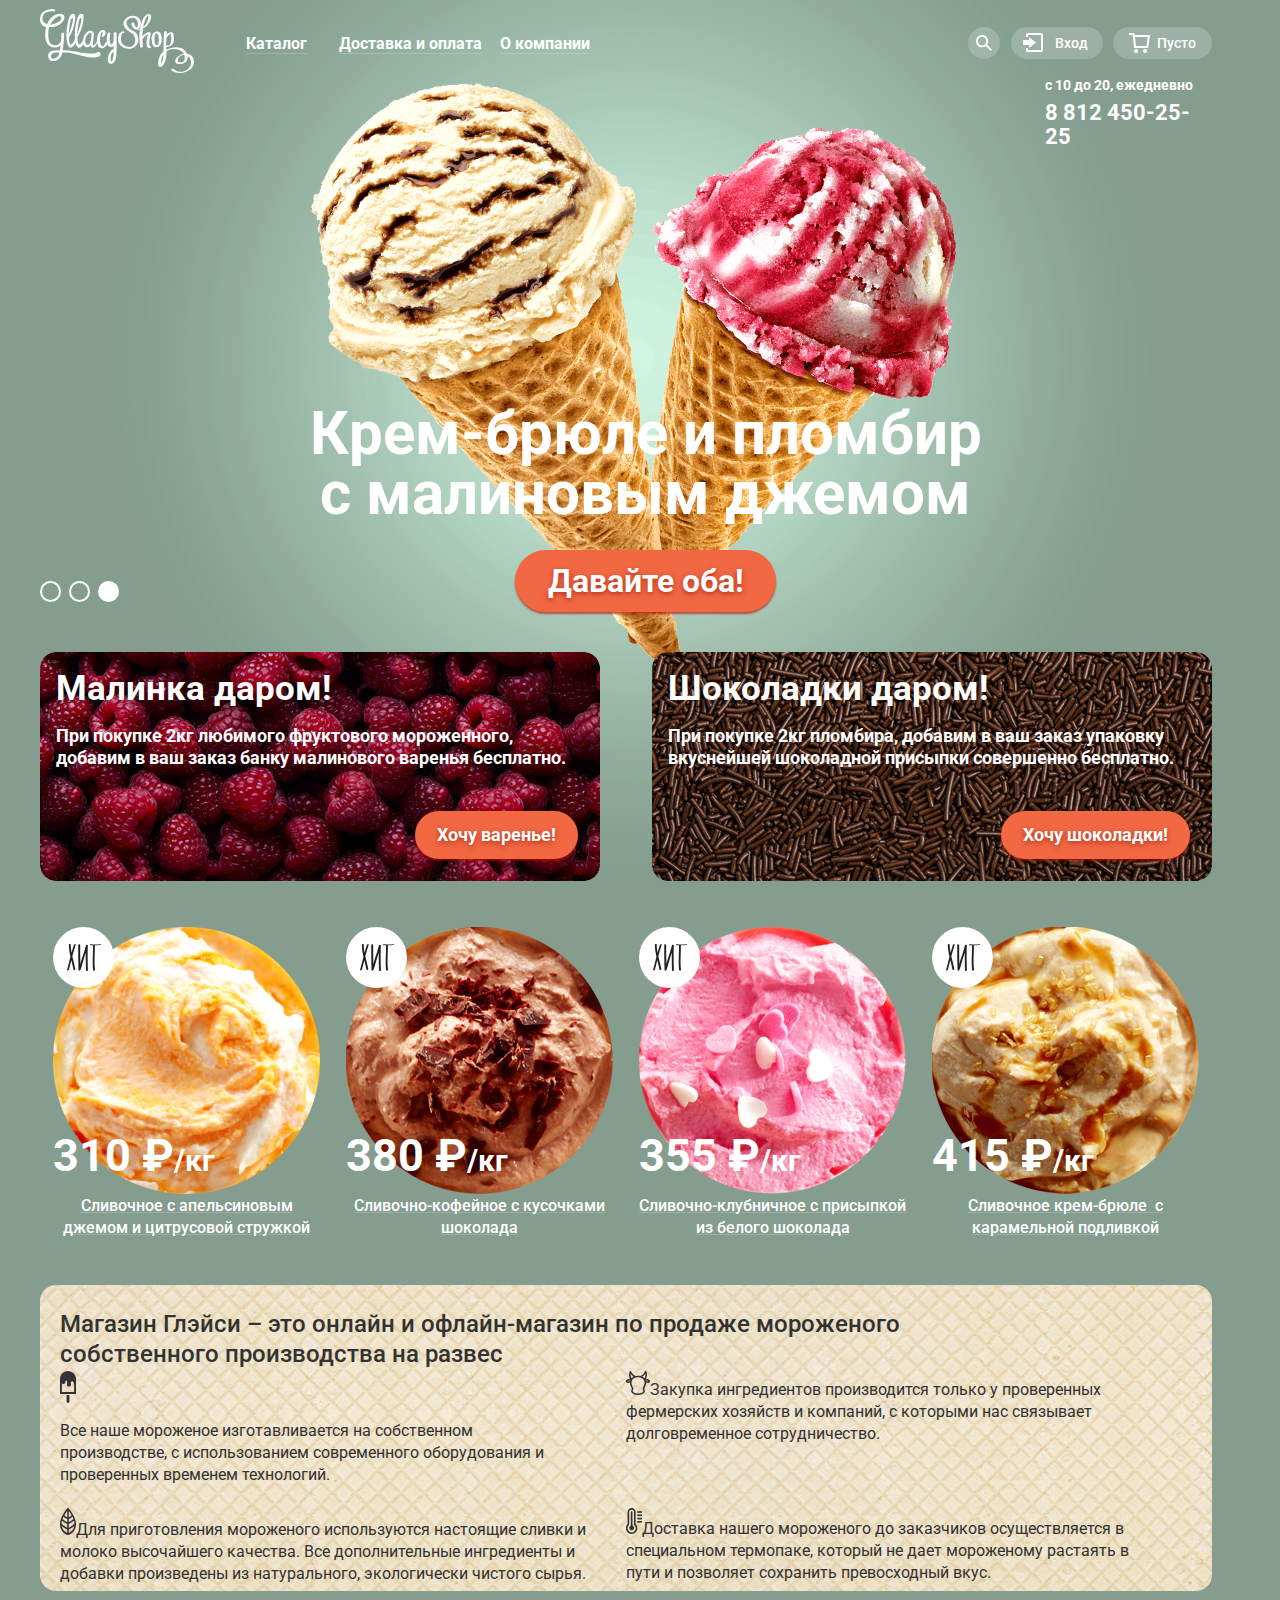
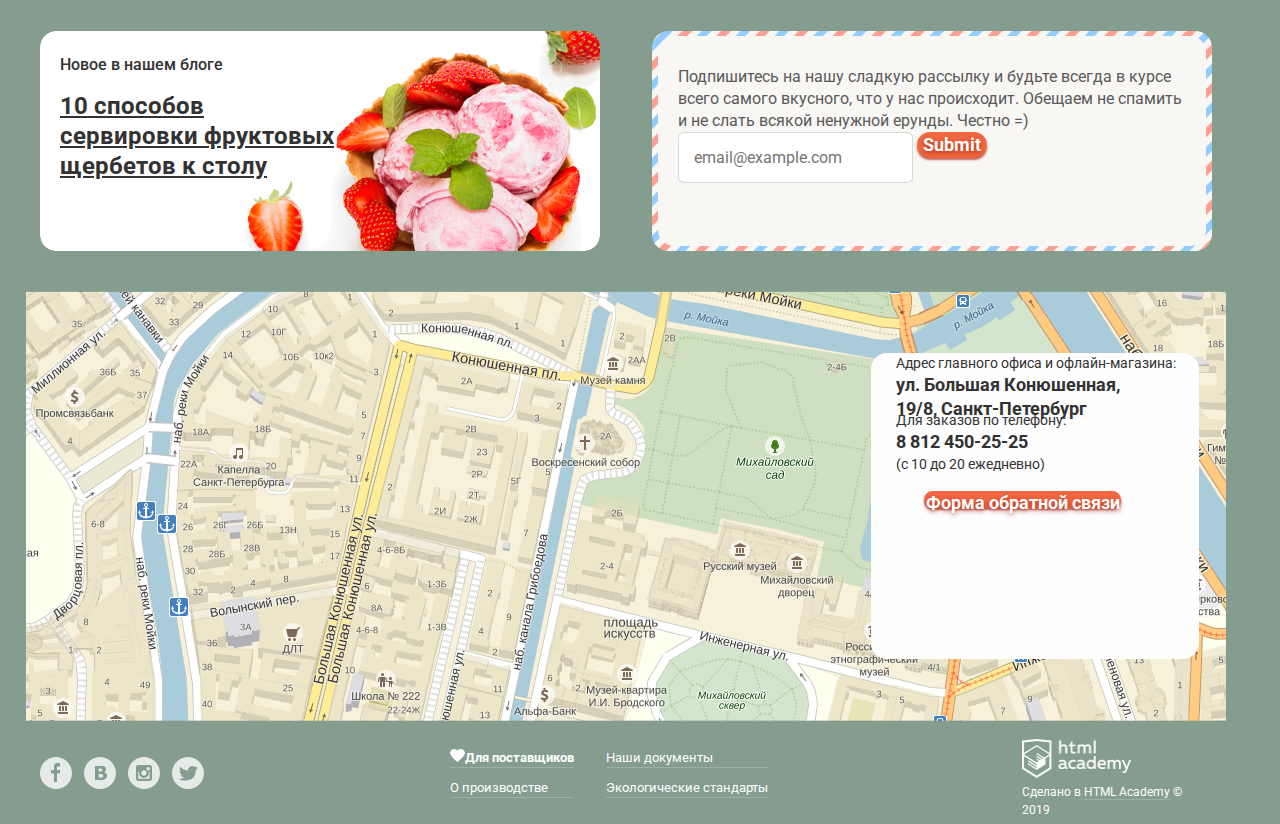
<file: index.html>
<!DOCTYPE html>
<html lang="ru" class="page">
<head>
  <link href="https://fonts.googleapis.com/css2?family=Roboto:ital,wght@0,100;0,300;0,400;0,500;0,700;0,900;1,100;1,300;1,400;1,500;1,700;1,900&display=swap" rel="stylesheet">
  <link rel="stylesheet" type="text/css" href="css/normalize.css">
  <link rel="stylesheet" type="text/css" href="css/main.css">
  <meta charset="utf-8">
  <title>Главная|Магазин мороженного "Глейси"</title>
</head>
<body class="page-body main-body1">
  <header class="main-header">
    <div class="container container-header">
      <a href="" class="main-header-logo-wrapper"><img src="img/logo.svg" alt="logo" width="154" height="64" class="main-header-logo"></a>
      <ul class="site-navigation reset-list">
        <li class="sub-link"><a href="" >Каталог</a>
          <ul class="submenu reset-list">
            <li class="submenu-bold">Новинки</li>
            <li><a href="catalog.html">Сливочное</a></li>
            <li>Щербеты</li>
            <li>Фруктовый лед</li>
            <li>Мелорин</li>
          </ul>
        </li>
        <li><a href="#!">Доставка и оплата</a></li>
        <li><a href="#!">О компании</a></li>
      </ul>
      <div class="header-block"></div>
      <ul class="user-navigation reset-list">
        <li class="search"><a href="#!"></a>
          <form class="search-form">
            <label for="search" class="hidden"></label>
            <input type="search" placeholder="Крем-брюле" class="search-input reset-list" id="search">
          </form>
        </li>
        <li class="enter"><div class="enter-icon reset-list"></div><a href="#!" class="enter-text">Вход</a>
          <form class="enter-form">
            <label for="email" class="hidden"></label>
            <input type="email" name="enter-email" class="enter-email" placeholder="email@example.com" id="email">
            <label for="password" class="hidden"></label>
            <input type="password" name="enter-password" class="enter-password" placeholder="......" id="password">
            <a href="#" class="btn btn-enter">Войти</a>
            <ul class="reset-list enter-list">
              <li><a href="" class="reset-list">Забыли пароль?</a></li>
              <li><a href="" class="reset-list">Новая регистрация</a></li>
            </ul>
          </form>
        </li>
        <li class="cart"><img src="img/cart-icon.svg" width="21" height="20" alt="Корзина" class="cart-icon"><a href="#!" class="cart-text">Пусто</a></li>
      </ul>
      <div class="main-header-schedule reset-list">
        <p class="reset-list work-time">с 10 до 20, ежедневно</p>
        <a href="tel:88124502525" class="schedule-tel">8 812 450-25-25</a>
      </div>
    </div>
  </header>
  <main class="main">
    <div class="container container-main">
      <section class="slider">
        <ul class="slider-list">
          <li class="slider-item slide">
            <h1 class="slider-title slider-header1 reset-list">Пломбир с помадкой и клубничный щербет</h1>
            <a href="#!" class="btn slider-btn">Давайте оба!</a>
          </li>
          <li class="slider-item slide">
            <h1 class="slider-title slider-header2 reset-list">Шоколадный пломбир и лимонный сорбет</h1>
            <a href="#!" class="btn slider-btn">Давайте оба!</a>
          </li>
          <li class="slider-item slide slide-current">
            <h1 class="slider-title slider-header3 reset-list" >Крем-брюле и пломбир с малиновым джемом</h1>
            <a href="#!" class="btn slider-btn">Давайте оба!</a>
          </li>
        </ul>
        <div class="slider-controls">
          <button type="button" aria-label="Первый слайд"></button>
          <button type="button" aria-label="Второй слайд"></button>
          <button class="current" type="button" aria-label="Третий слайд"></button>
        </div>
      </section>
      <section class="promo">
        <section class="promo-item raspberry">
          <h2 class="promo-header reset-list">Малинка даром!</h2>
          <p class="promo-description reset-list">При покупке 2кг любимого фруктового мороженного, добавим в ваш заказ банку малинового варенья бесплатно.</p>
          <a href="#!" class="btn promo-btn">Хочу варенье!</a>
        </section>
        <section class="promo-item choco">
          <h2 class="promo-header reset-list">Шоколадки даром!</h2>
          <p class="promo-description reset-list">При покупке 2кг пломбира, добавим в ваш заказ упаковку вкуснейшей шоколадной присыпки совершенно бесплатно.</p>
          <a href="#!" class="btn promo-btn">Хочу шоколадки!</a>
        </section>
      </section>
      <section class="products">
        <ul class="catalog reset-list">
          <li class="products-item hit product-one">
            <div class="hit-label"></div>
            <img src="img/hit1.png" alt="мороженое" width="267" height="267"> 
            <p class="price hit-price reset-list">310 ₽<span>/кг</span></p>
            <a href="#!" class="products-description hit-description">
              Сливочное с апельсиновым джемом и цитрусовой стружкой
            </a>
            <a href="#!" class="btn products-btn">Быстрый просмотр</a>
          </li>
          <li class="products-item hit product-two">
            <div class="hit-label"></div>
            <img src="img/hit2.png" alt="мороженое" width="267" height="267"> 
            <p class="price hit-price reset-list">380 ₽<span>/кг</span></p>
            <a href="#!" class="products-description hit-description">
              Сливочно-кофейное с кусочками шоколада
            </a>
            <a href="#!" class="btn products-btn">Быстрый просмотр</a>
          </li>
          <li class="products-item hit product-three">
            <div class="hit-label"></div>
            <img src="img/hit3.png" alt="мороженое" width="267" height="267"> 
            <p class="price hit-price reset-list">355 ₽<span>/кг</span></p>
            <a href="#!" class="products-description hit-description">
              Сливочно-клубничное с присыпкой из белого шоколада
            </a>
            <a href="#!" class="btn products-btn">Быстрый просмотр</a>
          </li>
          <li class="products-item hit product-four">
            <div class="hit-label"></div>
            <img src="img/hit4.png" alt="мороженое" width="267" height="267"> 
            <p class="price hit-price reset-list">415 ₽<span>/кг</span></p>
            <a href="#!" class="products-description hit-description">
              Сливочное крем-брюле  с карамельной подливкой
            </a>
            <a href="#!" class="btn products-btn">Быстрый просмотр</a>
          </li>
        </ul>
      </section>
      <section class="features">
        <h2 class="features-header reset-list">Магазин Глэйси – это онлайн и офлайн-магазин по продаже мороженого собственного производства на развес</h2>
        <div class="features-item ice">
          <p class="img reset-list"><img src="img/icecream-icon.svg" width="16" height="32" alt="мороженое" class="ice-img"></p>
          <div class="ice-text">Все наше мороженое изготавливается на собственном производстве, с использованием современного оборудования и проверенных временем технологий.</div>
        </div>
        <div class="features-item cow">
          <img src="img/cow-icon.svg" width="24" height="24" alt="корова">Закупка ингредиентов производится только у проверенных фермерских хозяйств и компаний, с которыми нас связывает долговременное сотрудничество.
        </div>
        <div class="features-item leaf">
          <img src="img/leaf-icon.svg" width="16" height="27" alt="листик">Для приготовления мороженого используются настоящие сливки и молоко высочайшего качества. Все дополнительные ингредиенты и добавки произведены из натурального, экологически чистого сырья.
        </div>
        <div class="features-item temp">
          <img src="img/thermometer-icon.svg" width="16" height="26" alt="градусник">Доставка нашего мороженого до заказчиков осуществляется в специальном термопаке, который не дает мороженому растаять в пути и позволяет сохранить превосходный вкус.
        </div>
      </section>
      <article class="blog">
        <p class="blog-label reset-list">Новое в нашем блоге</p>
        <a href="#!" class="blog-link">10 способов сервировки фруктовых щербетов к столу</a>
      </article>
      <section class="mailing">
        <div class="mailing-container">
          <p class="mailing-description reset-list">Подпишитесь на нашу сладкую рассылку и будьте всегда в курсе всего самого вкусного, что у нас происходит. Обещаем не спамить и не слать всякой ненужной ерунды. Честно =)</p>
          <form>
            <label for="mailing-email" class="hidden"></label>
            <input type="email" name="email" class="email" placeholder="email@example.com" id="mailing-email">
            <input type="submit" name="submit-email" class="btn email-btn" id="email-btn">
          </form>
        </div>
      </section>
      <section class="map">
        <div class="contacts">
          Адрес главного офиса и офлайн-магазина:<br>
          <p class="adress reset-list">
            <span class="street">ул. Большая Конюшенная,</span>
            <span class="house-number">19/8,</span>
            <span class="city">Санкт-Петербург</span>
          </p>
          Для заказов по телефону:<br>
          <a href="tel:88124502525" class="contacts-tel">8 812 450-25-25</a><br>
          (с 10 до 20 ежедневно)<br>
          <a href="#" class="btn contacts-btn">Форма обратной связи</a>
        </div>
      </section>
    </div>
  </main>
  <footer class="footer">
    <div class="container container-footer">
      <section class="social-media">
        <ul class="social-media-list reset-list">
          <li><a href="#!"><img src="img/facebook-icon.svg" width="32" height="32" alt="facebook"></a></li>
          <li><a href="#!"><img src="img/vk-icon.svg" width="32" height="32" alt="vk"></a></li>
          <li><a href="#!"><img src="img/insta-icon.svg" width="32" height="32" alt="instagram"></a></li>
          <li><a href="#!"><img src="img/twitter-icon.svg" width="32" height="32" alt="twitter"></a></li>
        </ul>
      </section>
      <section class="info">
        <ul class="info-list reset-list">
          <li><a href="#!" class="heart"><img src="img/heart.svg" width="15" height="13" alt="heart">Для поставщиков</a></li>
          <li><a href="#!">Наши документы</a></li>
          <li><a href="#!">О производстве</a></li>
          <li><a href="#!">Экологические стандарты</a></li>
        </ul>
      </section>
      <div class="creator reset-list">
        <a href="https://htmlacademy.ru/intensive/htmlcss"><img src="img/logoacademy.png" width="109" height="39" alt="HTML Academy"></a>
        <p class="creator-text reset-list">Сделано в <a href="https://htmlacademy.ru/intensive/htmlcss" class="academy">HTML Academy</a> © 2019<p>
      </div>
    </div>
  </footer>
  <section class="feedback-page">
    <form class="feedback-form">
      <h2 class="feedback-title">Мы обязательно вам ответим!</h2>
      <label for="feedback-name" class="hidden"></label>
      <input type="text" name="feedback-name" placeholder="Имя Фамилия" class="feedback-name" id="feedback-name">
      <label for="feedback-email" class="hidden"></label>
      <input type="email" name="feedback-email" placeholder="email@example.com" class="feedback-email" id="feedback-email">
      <label for="feedback-text" class="hidden"></label>
      <textarea name="text" class="comment" placeholder="1231" id="feedback-text">
      </textarea>
      <input type="submit" name="feedback-btn" class="btn feedback-btn">
    </form>
  </section>
</body>
</html>
</file>
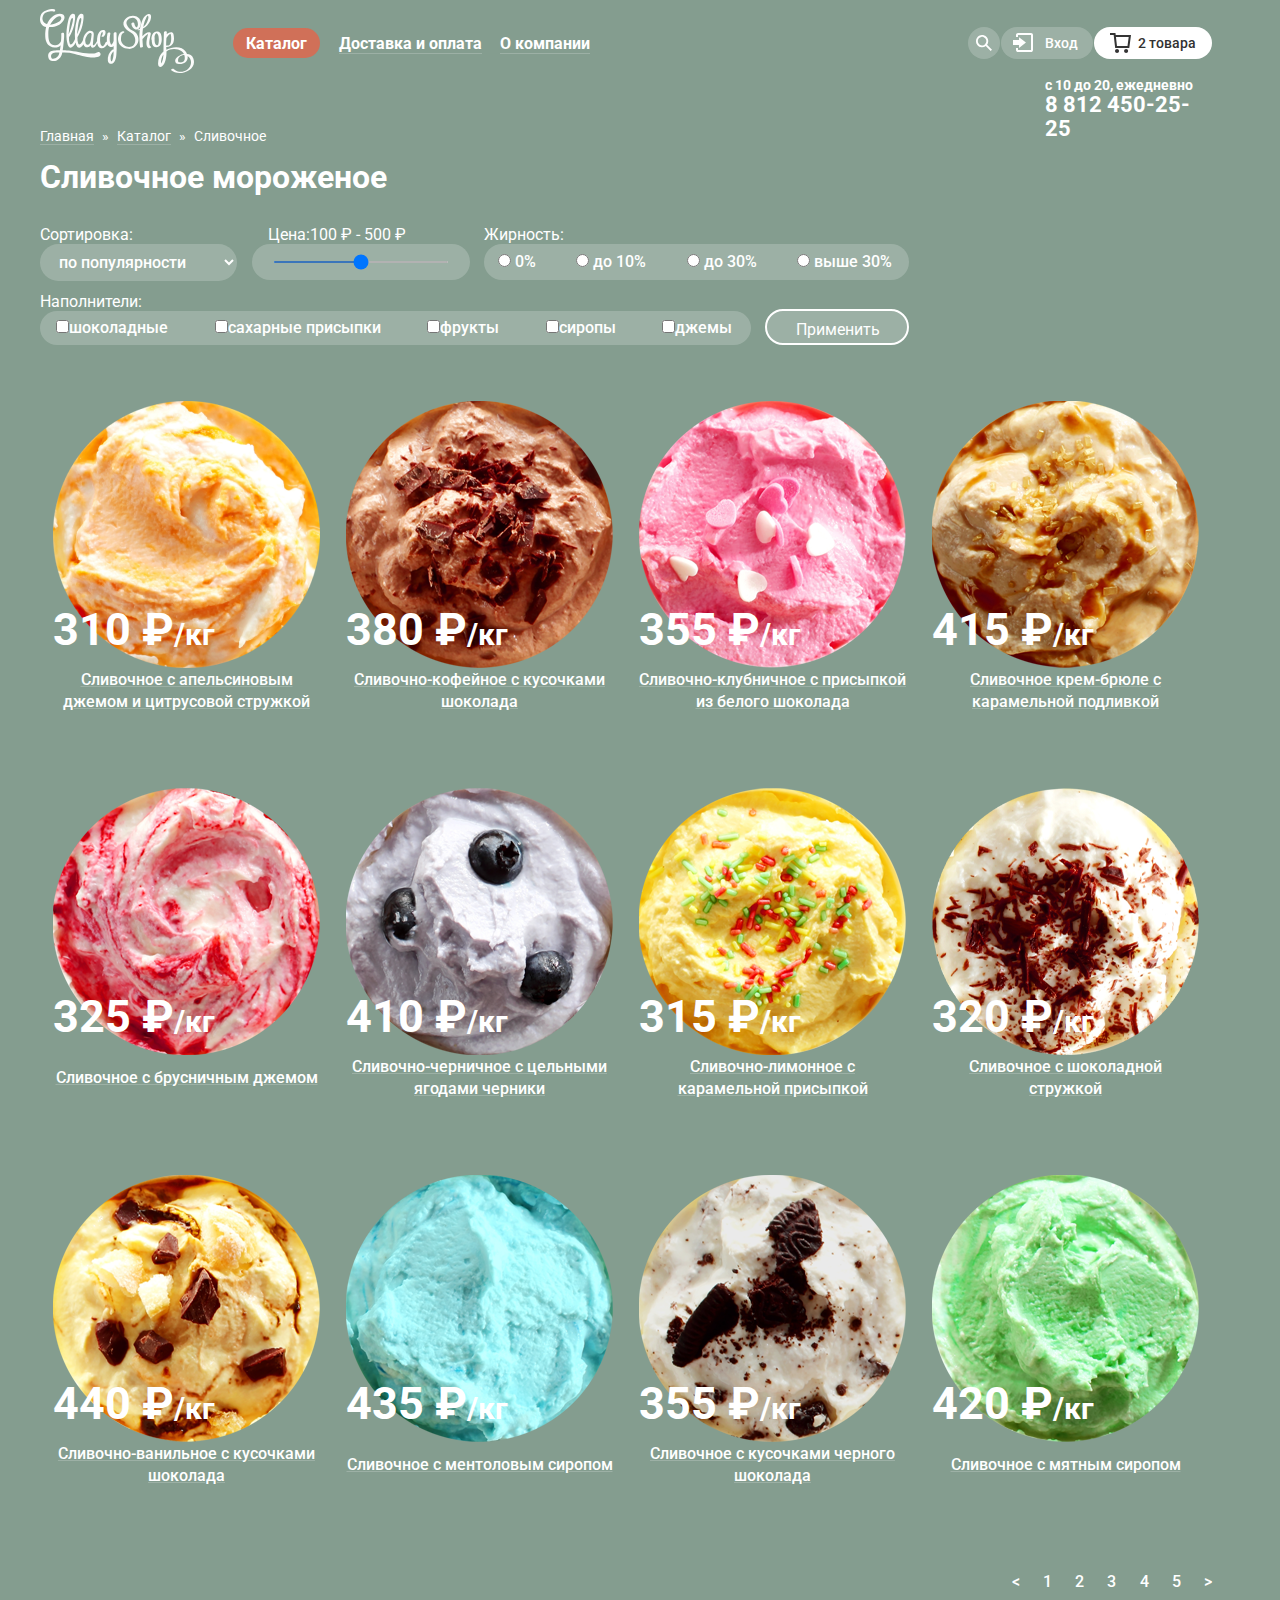
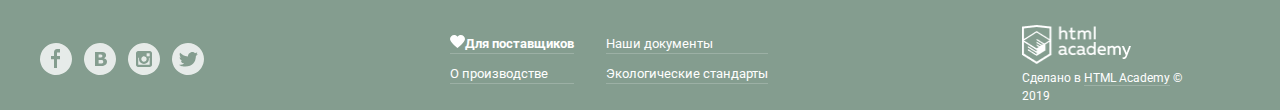
<file: catalog.html>
<!DOCTYPE html>
<html lang="ru">
<head>
  <link href="https://fonts.googleapis.com/css2?family=Roboto:ital,wght@0,100;0,300;0,400;0,500;0,700;0,900;1,100;1,300;1,400;1,500;1,700;1,900&display=swap" rel="stylesheet">
  <link rel="stylesheet" href="css/normalize.css">
  <link rel="stylesheet" href="css/main.css">
  <meta charset="utf-8">
  <title>Каталог|Магазин мороженного "Глейси"</title>
</head>
<body class="page-body catalog-body">
  <header class="main-header">
    <div class="container container-header">
      <a href="index.html" class="main-header-logo-wrapper"><img src="img/logo.svg" alt="logo" width="154" height="64" class="main-header-logo"></a>
      <ul class="site-navigation reset-list">
        <li class="sub-link curent"><a href="" >Каталог</a>
          <ul class="submenu reset-list">
            <li class="submenu-bold">Новинки</li>
            <li><a href="catalog.html">Сливочное</a></li>
            <li><a href="#!">Щербеты</a></li>
            <li><a href="#!">Фруктовый лед</a></li>
            <li><a href="#!">Мелорин</a></li>
          </ul>
        </li>
        <li><a href="#!">Доставка и оплата</a></li>
        <li><a href="#!">О компании</a></li>
      </ul>
      <div class="header-block"></div>
      <ul class="user-navigation reset-list">
        <li class="search"><a href="#!"></a>
          <form class="search-form">
            <label for="search" class="hidden"></label>
            <input type="search" placeholder="Крем-брюле" class="search-input reset-list" id="search">
          </form>
        </li>
        <li class="enter"><div class="enter-icon reset-list"></div><a href="#!" class="enter-text">Вход</a>
          <form class="enter-form">
            <label for="email" class="hidden"></label>
            <input type="email" name="enter-email" class="enter-email" placeholder="email@example.com" id="email">
            <label for="password" class="hidden"></label>
            <input type="password" name="enter-password" class="enter-password" placeholder="......" id="password">
            <a href="#" class="btn btn-enter">Войти</a>
            <ul class="reset-list enter-list">
              <li><a href="" class="reset-list">Забыли пароль?</a></li>
              <li><a href="" class="reset-list">Новая регистрация</a></li>
            </ul>
          </form>
        </li>
        <li class="cart cart-active"><div class="cart-icon reset-list"></div><a href="#!" class="cart-text">2 товара</a>
        <div class="cart-inside">
          <table class="cart-table">
          <tr>
            <td><img src="img/krest.svg" width="11" height="11" alt="крестик"></td>
            <td><img src="img/hit1.png" width="33" height="33" alt="мороженое"></td>
            <td>Пломбир с апельсиновым джемом</td>
            <td>1,5 кг х <span class="item-price">200 руб.</span></td>
            <td>300 руб.</td>
          </tr>
          <tr>
            <td><img src="img/krest.svg" width="11" height="11" alt="крестик"></td>
            <td><img src="img/hit3.png" width="33" height="33" alt="мороженое"></td>
            <td>Клубничный пломбир с присыпкой из белого шоколада</td>
            <td>1,5 кг х <span class="item-price">300 руб.</span></td>
            <td>450 руб.</td>
          </tr>
        </table>
        <p class="cart-price">Итого: 750 руб.</p>
        <a href="#" class="btn cart-btn">Оформить заказ</a>
        </div>

        </li>
      </ul>
      <p class="main-header-schedule reset-list">
        с 10 до 20, ежедневно<br>
        <a href="tel:88124502525" class="schedule-tel">8 812 450-25-25</a>
      </p>
    </div>
  </header>
  <main class="main">
    <div class="container">
      <ol class="breadcrumbs">
        <li><a href="index.html">Главная</a></li>
        <li><span class="fir">»</span><a href="catalog.html">Каталог</a></li>
        <li><span class="fir">»</span>Сливочное</li>
      </ol>
      <h1 class="header reset-list">Сливочное мороженое</h1>
      <section class="filter">
        <form class="filter-form" action="https://echo.htmlacademy.ru/.">
          <div>
            <label for="select-list">Сортировка:</label>
            <div class="select">
              <select id="select-list">
                <option>по популярности</option>
                <option>сначала недорогие</option>
                <option>сначала дорогие</option>
                <option>по жирности</option>
              </select>
            </div>
          </div>
          <div>
            <label class="reset-list range-text" for="range">Цена:100 ₽ - 500 ₽</label>
            <div class="range">
              <input type="range" name="range-input" min="100" max="500" class="range-input" id="range">
            </div>
          </div>
          <div class="fat-label">
            Жирность:
            <div class="fat-group">
              <label><input type="radio" name="fat"> 0%</label>
              <label><input type="radio" name="fat"> до 10%</label>
              <label><input type="radio" name="fat"> до 30%</label>
              <label><input type="radio" name="fat"> выше 30%</label>
            </div>
          </div>
          <div class="dop-label">
            Наполнители:
            <div class="dop-group">
              <label class="dop-option"><input type="checkbox" name="dop">шоколадные</label>
              <label class="dop-option"><input type="checkbox" name="dop">сахарные присыпки</label>
              <label class="dop-option"><input type="checkbox" name="dop">фрукты</label>
              <label class="dop-option"><input type="checkbox" name="dop">сиропы</label>
              <label class="dop-option"><input type="checkbox" name="dop">джемы</label>
            </div>
          </div>
          <input type="submit" name="filter-btn" class="filter-btn" value="Применить">
        </form>
      </section>
      <section class="products products-catalog">
        <ul class="catalog reset-list">
          <li class="products-item product-one">
            <img src="img/hit1.png" alt="мороженое" width="267" height="267"> 
            <p class="price reset-list">310 ₽<span>/кг</span></p>
            <a href="#!" class="products-description">
            Сливочное с апельсиновым джемом и цитрусовой стружкой
            </a>
            <a href="#!" class="btn products-btn">Быстрый просмотр</a>
          </li>
          <li class="products-item product-two">
            <img src="img/hit2.png" alt="мороженое" width="267" height="267"> 
            <p class="price reset-list">380 ₽<span>/кг</span></p>
            <a href="#!" class="products-description">
              Сливочно-кофейное с кусочками шоколада
            </a>
            <a href="#!" class="btn products-btn">Быстрый просмотр</a>
          </li>
          <li class="products-item product-three">
            <img src="img/hit3.png" alt="мороженое" width="267" height="267"> 
            <p class="price reset-list">355 ₽<span>/кг</span></p>
            <a href="#!" class="products-description">
              Сливочно-клубничное с присыпкой из белого шоколада
            </a>
            <a href="#!" class="btn products-btn">Быстрый просмотр</a>
          </li>
          <li class="products-item product-four">
            <img src="img/hit4.png" alt="мороженое" width="267" height="267"> 
            <p class="price reset-list">415 ₽<span>/кг</span></p>
            <a href="#!" class="products-description">
              Сливочное крем-брюле с карамельной подливкой
            </a>
            <a href="#!" class="btn products-btn">Быстрый просмотр</a>
          </li>
          <li class="products-item product-five">
            <img src="img/5.png" alt="мороженое" width="267" height="267"> 
            <p class="price reset-list">325 ₽<span>/кг</span></p>
            <a href="#!" class="products-description">
              Сливочное с брусничным джемом
            </a>
            <a href="#!" class="btn products-btn">Быстрый просмотр</a>
          </li>
          <li class="products-item product-six">
            <img src="img/6.png" alt="мороженое" width="267" height="267"> 
            <p class="price reset-list">410 ₽<span>/кг</span></p>
            <a href="#!" class="products-description">
              Сливочно-черничное с цельными ягодами черники
            </a>
            <a href="#!" class="btn products-btn">Быстрый просмотр</a>
          </li>
          <li class="products-item product-seven">
            <img src="img/7.png" alt="мороженое" width="267" height="267"> 
            <p class="price reset-list">315 ₽<span>/кг</span></p>
            <a href="#!" class="products-description">
              Сливочно-лимонное с карамельной присыпкой
            </a>
            <a href="#!" class="btn products-btn">Быстрый просмотр</a>
          </li>
          <li class="products-item product-eight">
            <img src="img/8.png" alt="мороженое" width="267" height="267"> 
            <p class="price reset-list">320 ₽<span>/кг</span></p>
            <a href="#!" class="products-description">
              Сливочное с шоколадной стружкой
            </a>
            <a href="#!" class="btn products-btn">Быстрый просмотр</a>
          </li>
          <li class="products-item product-nine">
            <img src="img/9.png" alt="мороженое" width="267" height="267"> 
            <p class="price reset-list">440 ₽<span>/кг</span></p>
            <a href="#!" class="products-description">
              Сливочно-ванильное с кусочками шоколада
            </a>
            <a href="#!" class="btn products-btn">Быстрый просмотр</a>
          </li>
          <li class="products-item product-ten">
            <img src="img/10.png" alt="мороженое" width="267" height="267"> 
            <p class="price reset-list">435 ₽<span>/кг</span></p>
            <a href="#!" class="products-description">
              Сливочноe с ментоловым сиропом
            </a>
            <a href="#!" class="btn products-btn">Быстрый просмотр</a>
          </li>
          <li class="products-item product-eleven">
            <img src="img/11.png" alt="мороженое" width="267" height="267"> 
            <p class="price reset-list">355 ₽<span>/кг</span></p>
            <a href="#!" class="products-description">
              Сливочное с кусочками черного шоколада
            </a>
            <a href="#!" class="btn products-btn">Быстрый просмотр</a>
          </li>
          <li class="products-item product-twelve">
            <img src="img/12.png" alt="мороженое" width="267" height="267"> 
            <p class="price reset-list">420 ₽<span>/кг</span></p>
            <a href="#!" class="products-description">
              Сливочное с мятным сиропом
            </a>
            <a href="#!" class="btn products-btn">Быстрый просмотр</a>
          </li>
        </ul>
        <ul class="list-of-pages">
          <li><a href="#!">&lt;</a></li>
          <li><a href="#!">1</a></li>
          <li><a href="#!">2</a></li>
          <li><a href="#!">3</a></li>
          <li><a href="#!">4</a></li>
          <li><a href="#!">5</a></li>
          <li><a href="#!">&gt;</a></li>
        </ul>
      </section>
    </div>
  </main>
  <footer class="footer">
    <div class="container container-footer">
      <section class="social-media">
        <ul class="social-media-list reset-list">
          <li><a href="#!"><img src="img/facebook-icon.svg" width="32" height="32" alt="facebook"></a></li>
          <li><a href="#!"><img src="img/vk-icon.svg" width="32" height="32" alt="vk"></a></li>
          <li><a href="#!"><img src="img/insta-icon.svg" width="32" height="32" alt="instagram"></a></li>
          <li><a href="#!"><img src="img/twitter-icon.svg" width="32" height="32" alt="twitter"></a></li>
        </ul>
      </section>
      <section class="info">
        <ul class="info-list reset-list">
          <li><img src="img/heart.svg" width="15" height="13" alt="heart"><a href="#!" class="heart">Для поставщиков</a></li>
          <li><a href="#!">Наши документы</a></li>
          <li><a href="#!">О производстве</a></li>
          <li><a href="#!">Экологические стандарты</a></li>
        </ul>
      </section>
      <div class="creator reset-list">
        <a href="https://htmlacademy.ru/intensive/htmlcss"><img src="img/logoacademy.png" width="109" height="39" alt="HTML Academy"></a>
        <p class="creator-text reset-list">Сделано в <a href="https://htmlacademy.ru/intensive/htmlcss" class="academy">HTML Academy</a> © 2019<p>
      </div>    </div>
  </footer>
</body>
</html>
</file>
<file: css/main.css>
:root{
	--white: #ffffff;
	--green: #849D8F;
	--almostblack:#323232;
	--almostblack-border:rgba(50,50,50,0.3);
	--blue-grey: #8996A6;
	--brown: #9D8B84;
	--dark-grey: #323232;
	--grey: #5A5A5A;
	--bright-grey:#F8F7F4;
	--almostwhite:#FEFEFE;
	--transwhite:rgba(255, 255, 255, 0.2);
	--peach:#FBDED7;
	--brick:#D07058;
	--blackghost:rgba(0, 0, 0, 0.4);
	--formborder:#D3D3D2;
	--cartborder:#CACAC7;
	--cartbrick:#E84D37;
	--mailborder:rgba(178, 178, 178, 0.52);
	--btnshadow:rgba(160, 32, 11, 0.76);
	--defshadow:rgba(172, 16, 0, 0.64);
	--actshadow:rgba(172, 16, 0, 1);
	--btnback:#f26843;

}
body{
	font-family: "Roboto", "Arial", sans-serif;
	color: var(--white);
}
a{
	text-decoration: none;
	color: var(--white);
}
.btn{
	display: inline-block;
	text-align: center;
	color: var(--white);
	vertical-align: top;
	text-decoration: none;
	text-shadow: 0 2px 5px var(--btnshadow);
	background: var(--btnback);
	border-radius: 50px;
	box-shadow: 0 2px 2px var(--defshadow);
	border: none;
	cursor: pointer;
}
.btn:hover{
	box-shadow: 0 2px 2px var(--actshadow);
}
.btn:active{
	box-shadow: inset 0 2px 2px var(--actshadow);
}
.reset-list{
	margin: 0;
	padding: 0;
	list-style: none;
}
.page-body{
	width: 1200px;
	margin: 0 auto;
	padding:0 14px;
	display: grid;
	grid-template-areas:
	"header"
	"main"
	"footer"
	;
	grid-template-columns: 1200px;
	grid-template-rows:
	min-content
	min-content
	min-content;
}
.catalog-body{
	background-color: var(--green);
}
.main-body1{
	min-width: 940px;
	background-image: url("../img/slider-item-1.png");
	background-repeat: no-repeat;
	background-position: top center;
	background-color: var(--green);
}
.main-body2{
	min-width: 940px;
	background-image: url("../img/slider-item-2.png");
	background-repeat: no-repeat;
	background-position: top center;
	background-color: var(--blue-grey);
}
.main-body3{
	min-width: 940px;
	background-image: url("../img/slider-item-3.png");
	background-repeat: no-repeat;
	background-position: top center;
	background-color: var(--brown);
}
.container{
	width: 1172px;
	height:auto;
}
.main-header{
	width: 1172px;
	height: 114px;
	grid-area: header;
}
.container-main{
	height: auto;
	display: grid;
	grid-template-columns: 293px 293px 293px 293px;
	grid-template-rows:auto 229px 324px 306px 220px 430px;
	grid-column-gap: 13px;
	grid-row-gap: 40px;
}
.container-header{
	padding-top: 9px;
	display: flex;
	flex-direction: row-reverse;
	justify-content: space-between;
	flex-wrap: wrap;
}
.header-block{
	order:-2;
	width: 300px;
}
.container-footer{
	display: flex;
	justify-content: space-between;
}
.main{
	grid-area: main;
	height: auto;
}
.footer{
	margin: 18px 0px 25px 0px;
	width: 1172px;
	height: 60px;
	grid-area: footer;
}
.page-body ul{
	list-style: none;
}
.site-navigation a{
	text-decoration: none;
	font-style: normal;
	font-weight: 700;
	font-size: 16px;
	line-height: 18px;
	color: var(--white);
	border-bottom: 1px solid var(--transwhite);
}
.site-navigation{
	order:-1;
	width: 357px;
	display: flex;
	justify-content: space-between;
	align-items: center;
}
.sub-link{
	border-radius: 26px;
	padding:6px 13px 5px 13px;
	position: relative;
}
.sub-link:hover{
	background-color: var(--white);
}
.sub-link:hover > a{
	color:var(--almostblack);
}
.sub-link:hover .submenu{
	visibility: visible;
}
.submenu>li:hover .submenu{
	visibility: visible;
}
.submenu{
	z-index: 1;
	border-radius: 4px;
	visibility: hidden;
	position: absolute;
	width: 143px;
	height: 171px;
	top: 32px;
	left:-10px;
	color: var(--almostblack);
	background-color: var(--white);

}
.submenu a{
	color: var(--almostblack);
	font-size: 14px;
	line-height: 16px;
	font-weight: normal;
}
.submenu li{
	padding-top: 9px;
	padding-bottom: 8px;
	font-size: 14px;
	padding-left: 21px;
	line-height: 16px;
}
.submenu li:hover{
	background-color: var(--peach);
}
li.submenu-bold{
	padding-left: 15px;
	margin-right: 9px;
	margin-left: 6px;
	font-weight: bold;
	font-size: 14px;
	line-height: 18px;
	border-bottom: 1px solid var(--almostblack-border);
	padding-bottom: 12px;
	padding-top: 9px;
}
li.submenu-bold:hover{
	background-color: var(--white);
}
.user-navigation{
	order: -3;
	width: 244px;
	display: flex;
	justify-content: space-between;
	align-items: center;
}
.user-navigation a{
	font-style: normal;
	font-weight: 500;
	font-size: 14px;
	line-height: 16px;
	color: var(--white);
	text-decoration: none;
}
.search{
	width: 16px;
	height: 16px;
	padding:8px;
	background:var(--transwhite);
	border-radius: 20px;
	position: relative;
}
.search a{
	background-image: url("../img/search-icon.svg");
	width: 16px;
	height: 16px;
	display: block;
}
.search:hover .search-form{
	visibility: visible;
}
.search:hover{
	background-color: var(--white);
}
.search:hover a{
	background-image: url("../img/search-black.svg");
}
.search-form{
	z-index: 1;
	border-radius: 4px;
	box-shadow: 0px 20px 20px var(--blackghost);
	background: var(--bright-grey);
	width: 341px;
	height: 84px;
	position: absolute;
	right: 0px;
	top: 35px;
	visibility: hidden;
}
.search-input{
	box-sizing: border-box;
	border-radius: 4px;
	border: 1px solid var(--formborder);
	margin: 20px 15px;
	height: 44px;
	width: 311px;
	font-family: "Roboto", "Arial", sans-serif;
	font-style: normal;
	font-weight: normal;
	font-size: 14px;
	line-height: 16px;
}
.enter{
	position: relative;
	background:var(--transwhite);
	border-radius: 20px;
	width: 92px;
	height: 32px;
	display: flex;
}
.enter:hover .enter-form{
	visibility: visible;
}
.enter-text{
	display: block;
	padding: 8px 12px 8px 8px;
	width: 32px;
	height: 16px;
}
.enter-icon{
	display: block;
	padding-left: 12px;
	padding-right: 4px;
	padding-bottom: 6px;
	padding-top: 6px;
	width: 20px;
	height:19px;
	content: url("../img/enter-icon.svg");
}
.enter:hover .enter-icon{
	content: url("../img/enter-icon-black.svg");
}
.enter:hover .enter-text{
	color:var(--almostblack);
}
.enter:hover {
	background-color: var(--white);
}
.enter-form{
	visibility: hidden;
	right: 0px;
	top: 35px;
	z-index: 1;
	position: absolute;
	background: var(--bright-grey);
	padding: 20px 17px 22px 19px;
	width: 241px;
	height: 172px;
	display: grid;
	grid-gap: 20px;
	grid-template-columns: 110px 110px;
	grid-template-rows: 44px 44px 44px;
	box-shadow: 0px 20px 20px var(--blackghost);
	border-radius: 4px;
}
.enter-form input{
	padding: 15px;
	border: 1px solid var(--formborder);
	box-sizing: border-box;
	border-radius: 4px;
	width: 241px;
	height: 44px;
}
.enter-email{
	grid-column: 1/3;
	grid-row: 1/2;
}
.enter-rassword{
	grid-column: 1/3;
	grid-row: 2/3;
}
.btn-enter{
	grid-column: 1/2;
	grid-row: 3/4;
	font-family: "Roboto", "Arial", sans-serif;
	font-style: normal;
	font-weight: bold;
	font-size: 18px;
	line-height: 16px;
	padding: 15px 25px;
	width: 52px;
	height: 14px;
}
.enter-list{
	width: 120px;
	grid-column: 2/3;
	grid-row: 3/4;
}
.enter-list a{
	font-family: "Roboto", "Arial", sans-serif;
	font-style: normal;
	font-weight: normal;
	font-size: 13px;
	line-height: 15px;
	color: var(--dark-grey);
}
.enter-list li{
	margin-bottom: 9px;
	border-bottom: 1px solid var(--almostblack-border);
}
.cart{
	position: relative;
	display: flex;
	background:var(--transwhite);
	border-radius: 20px;
}
.cart-active{
	background-color: var(--white);
}
.cart-active .cart-text{
	color: var(--almostblack);
}
.cart-active .cart-icon{
	content: url("../img/cart-black.svg");
}
.cart:hover{
	background-color: var(--white);
}
.cart:hover .cart-text{
	color: var(--almostblack);
}
.cart:hover .cart-icon{
	content: url("../img/cart-black.svg");
}
.cart:hover .cart-inside{
	visibility: visible;
}
.cart-text{
	padding:8px 16px 8px 0px;
}
.cart-icon{
	padding:6px 7px 6px 16px;
	content: url("../img/cart-icon.svg");
}
.cart-inside{
	display: flex;
	flex-direction: column;
	visibility: hidden;
	right: 0;
	top:35px;
	z-index: 1;
	border-radius: 4px;
	box-shadow: 0px 20px 20px var(--blackghost);
	background-color: var(--bright-grey);
	padding:11px 14px 21px 15px;
	position: absolute;
	height: 242px;
	width: 539px;
	color:var(--almostblack);
}
.cart-table{
	border-bottom: 1px solid var(--cartborder);
	border-spacing: 10px;
}
.cart-table td, .cart-table th{
	padding: 10px;
}
.cart-price{
	align-self: flex-end;
	font-family: "Roboto", "Arial", sans-serif;
	font-style: normal;
	font-weight: bold;
	font-size: 15px;
	line-height: 16px;
}
a.cart-btn{
	padding: 13px 15px;
	font-family: "Roboto", "Arial", sans-serif;
	font-style: normal;
	font-weight: bold;
	font-size: 18px;
	line-height: 16px;
	align-self: flex-end;
	color:var(--white);
}
.main-header-schedule{
	font-style: normal;
	font-weight: bold;
	font-size: 14px;
	line-height: 16px;
	color: var(--white);
	width: 167px;
	height: 48px;
}
.work-time{
	padding-bottom: 8px;
}
.schedule-tel{
	font-style: normal;
	font-weight: bold;
	font-size: 22px;
	line-height: 24px;
	color :var(--white);
	text-decoration: none;
}
.breadcrumbs{
	padding: 0;
	display: flex;
	width: 224px;
	list-style: none;
	justify-content: space-between;
	font-style: normal;
	font-weight: normal;
	font-size: 14px;
	line-height: 16px;
}
.breadcrumbs a{
	border-bottom: 1px solid var(--transwhite);
}
.filter{
	padding-top:29px;
	padding-bottom: 40px;
	width: 869px;
	height: 130px;
}
.filter-form{
	width: 869px;
	height: 130px;
	display: flex;
	flex-wrap: wrap;
	justify-content: space-between;
}
.select select{
	border-radius: 20px;
	color: var(--white);
	font-family: "Roboto", "Arial", sans-serif;
	font-style: normal;
	font-weight: 500;
	font-size: 16px;
	line-height: 18px;
	background-color: var(--transwhite);
	border:none;
	padding: 8px 16px 8px 15px;
}
.range{
	background-color: var(--transwhite);
	border-radius: 20px;
}
.range-text{
	padding-left: 16px;
}
.range-input{
	height: 2px;
	margin: 17px 21px;
	width: 176px;
}

.fat-group{
	font-family: "Roboto", "Arial", sans-serif;
	font-style: normal;
	font-weight: 500;
	font-size: 16px;
	line-height: 18px;
	padding: 7px 17px 7px 14px;
	border-radius: 20px;
	height: 22px;
	width: 394px;
	align-items: center;
	background-color: var(--transwhite);
	display: flex;
	justify-content: space-between;
}
.dop-group{
	font-family: "Roboto", "Arial", sans-serif;
	font-style: normal;
	font-weight: 500;
	font-size: 16px;
	line-height: 18px;
	padding: 8px 19px 8px 16px;
	border-radius: 20px;
	width: 676px;
	background-color: var(--transwhite);
	display: flex;
	justify-content: space-between;
}
.filter-btn{
	margin-top: 17px;
	padding: 9px 29px 9px 29px;
	width: 144px;
	height: 36px;
	background-color: var(--transwhite);
	border: 2px solid var(--white);
	color: var(--white);
	box-sizing: border-box;
	border-radius: 20px;
}
.slider{
	position: relative;
	padding-top: 290px;
	text-align: center;
	min-width: 940px;
	grid-row: 1/2;
	grid-column: 1/5;
	display: flex;
	flex-wrap: wrap;
	align-items: center;
	flex-direction: column;
}
.slider-list{
	margin: 0;
	padding: 0;
	list-style: none;
}
.slider-title{
	width: 672px;
	height: 119px;
	font-style: normal;
	font-weight: bold;
	font-size: 60px;
	line-height: 60px;
}
.slider-btn{
	margin-top: 27px;
	width: 215px;
	height: 44px;
	padding: 9px 23px 9px 23px;
	font-style: normal;
	font-weight: bold;
	font-size: 32px;
	line-height: 44px;
}
.slider-controls{
	position: absolute;
	width: 79px;
	height: 21px;
	left: 0;
	bottom: 10px;
	display: flex;
	justify-content: space-between;
}
.slider-controls button{
	padding: 0;
	width: 21px;
	height: 21px;
	background-color: transparent;
	border: 2px solid var(--white);
	border-radius: 50%;
	cursor: pointer;
}
.slider-controls .current{
	background-color: var(--white);
}
.slide{
	display: none;
}
.slide-current{
	display: block;
}
.promo{
	width: 1200px;
	display: grid;
	grid-template-columns: 293px 293px 293px 293px;
	grid-column-gap:13px;
	grid-template-rows: auto;
}
.raspberry{
	padding:16px 22px 22px 16px;
	display: flex;
	flex-direction: column;
	background-image: url("../img/raspberry-bg.png");
	background-repeat: no-repeat;
	width: 522px;
	height: 191px;
	grid-column: 1/3;
	border-radius: 16px;
}
.choco{
	display: flex;
	padding:16px 22px 22px 16px;
	flex-direction: column;
	background-image: url("../img/choco-bg.png");
	background-repeat: no-repeat;
	width: 522px;
	height: 191px;
	grid-column: 3/5;
	border-radius: 16px;
}
.promo-header{
	padding-bottom: 16px;
	font-style: normal;
	font-weight: bold;
	font-size: 35px;
	line-height: 41px;
}
p.promo-description{
	font-family: "Roboto", "Arial", sans-serif;
	padding-bottom: 42px;
	font-style: normal;
	font-weight: bold;
	font-size: 18px;
	line-height: 22px;
}
.promo-btn{
	padding: 12px 22px;
	align-self: flex-end;
	font-style: normal;
	font-weight: bold;
	font-size: 18px;
	line-height: 24px;
	text-decoration: none;
	color: var(--white);
}
.products{
	height: auto;
	grid-column:1/5;
	grid-row:3/4;
}
.products-catalog{
	height: auto;
	display: flex;
	flex-direction: column;
}
.catalog{
	padding: 0;
	margin: 0;
	width: 1172px;
	display: flex;
	justify-content: space-between;
	flex-wrap: wrap;
}
.products-item{
	display: flex;
	flex-direction: column;
	position: relative;
	text-align: center;
	justify-content: space-between;
	align-items: center;
	width: 267px;
	height: 360px;
	padding: 6px 13px 21px 13px;
}
.products-item:hover .products-btn{
	visibility: visible;
	margin-top: 10px;
}
.products-item:hover{
	background-color: var(--transwhite);
	padding: 6px 13px 21px 13px;
}
.hit-label{
	position:absolute;
	width:35px;
	left: 13px;
	top:6px;
	padding: 0px 13px;
	height: 61px;
	background-color: var(--white);
	background-image: url("../img/hit.svg");
	content: "";
	background-position: center;
	background-repeat: no-repeat;
	border-radius: 50px;
}
.price{
	position: absolute;
	bottom:130px;
	left: 13px;
	font-style: normal;
	font-weight: bold;
	font-size: 45px;
	line-height: 45px;
}
.price > span{
	font-style: normal;
	font-weight: bold;
	font-size: 30px;
	line-height: 35px;
}
.products-description{
	font-style: normal;
	font-weight: 500;
	font-size: 16px;
	line-height: 22px;
	text-decoration: underline;
	text-decoration-color: var(--transwhite);
}
.products-btn{
	visibility: hidden;
	z-index: 1;
	font-style: normal;
	font-weight: bold;
	font-size: 18px;
	line-height: 24px;
	padding: 12px 16px;
	width: 168px;
}
.list-of-pages{
	align-self: flex-end;
	width: 200px;
	display: flex;
	justify-content: space-between;
}
.features{
	width: 1172px;
	min-height: 306px;
	border-radius: 16px;
	grid-column:1/5;
	grid-row:4/5;
	background-image: url("../img/waffle-bg.png");
	display: grid;
	grid-template-areas: 
	"head head head head"
	"ice ice cow cow"
	"leaf leaf temp temp"
	;
	grid-template-columns: 267px 267px 267px 267px;
	grid-template-rows: 60px auto auto;
	gap:26px;
}
.features-header{
	margin: 24px 131px 0 20px;
	grid-area: head;
	font-style: normal;
	font-weight: 500;
	font-size: 24px;
	line-height: 30px;
	color: var(--dark-grey);
}
.img{
	display:block;
	margin: 0;
	padding: 0;
	width: 49px;
	height: 49px;
}
.ice{
	margin-left:20px;
	grid-area: ice;
}
.ice-text{
	align-content: center;
	display: block;
	width: 484px;
	height: 55px;
}
.cow{
	height: 55px;
	margin-right: 23px;
	grid-area: cow;
}
.leaf{
	height: 77px;
	margin-left:20px;
	grid-area: leaf;
}
.temp{
	height: 55px;
	margin-right: 23px;
	grid-area: temp;
}
.features-item{
	font-style: normal;
	font-weight: normal;
	font-size: 16px;
	line-height: 22px;
	color: var(--dark-grey);
}
.blog{
	padding: 23px 20px;
	border-radius: 16px;
	grid-column:1/3;
	grid-row:5/6;
	background-image: url("../img/strawberry-bg.png");
	background-repeat: no-repeat;
	width: 520px;
	height: 174px;
}
.blog-label{
	padding-bottom: 15px;
	font-style: normal;
	font-weight: 500;
	font-size: 16px;
	line-height: 22px;
	color: var(--dark-grey);
}
.blog-link{
	display: block;
	width: 287px;
	font-style: normal;
	font-weight: bold;
	font-size: 24px;
	line-height: 30px;
	color: var(--dark-grey);
	text-decoration: underline;
	text-decoration-color: var(--dark-grey);

}.mailing{
	border-radius: 16px;
	grid-column:3/5;
	grid-row:5/6;
	background-image: url("../img/mail-bg.png");
	background-repeat: no-repeat;
	width: 560px;
	height: 220px;
}
.mailing-container{
	padding: 30px 20px 36px 20px;
	border-radius: 16px;
	width: 508px;
	height: 144px;
	margin: 5px 6px;
	background-color: var(--bright-grey);
}
.mailing-description{
	margin: 0;
	font-style: normal;
	font-weight: normal;
	font-size: 16px;
	line-height: 22px;
	color: var(--grey);
}
.email{
	border: 1px solid var(--mailborder);
	box-sizing: border-box;
	border-radius: 6px;
	padding: 15px;
}
.email-btn{
	font-style: normal;
	font-weight: bold;
	font-size: 18px;
	line-height: 24px;
	color: var(--white);
}
.map{
	margin: 0 0 0 -14px;
	grid-column:1/5;
	grid-row:6/7;
	font-style: normal;
	font-weight: normal;
	font-size: 14px;
	line-height: 20px;
	color: var(--dark-grey);
	width: 1200px;
	height: 430px;
	background-image: url("../img/map.png");
	background-repeat: no-repeat;
	display: flex;
	justify-content: flex-end;
	align-items: center;
}
.contacts{
	background-color:var(--almostwhite);
	border-radius: 16px;
	width: 303px;
	height: 306px;
	padding-left: 25px;
	margin-right: 27px;
}
.adress{
	width: 225px;
	height: 37px;
	font-style: normal;
	font-weight: bold;
	font-size: 18px;
	line-height: 24px;
}
.contacts-tel{
	font-style: normal;
	font-weight: bold;
	font-size: 18px;
	line-height: 24px;
	color: var(--dark-grey);
}
.contacts-btn{
	margin: 17px 28px;
	width: 197px;
	height: 17px;
	font-style: normal;
	font-weight: bold;
	font-size: 18px;
	line-height: 24px;
}
.list-of-pages > li > a{
	font-style: normal;
	font-weight: 500;
	font-size: 16px;
	line-height: 18px;
}
.social-media{
	margin: 18px 0px 10px 0px;
	height: 32px;
	width: 164px;
}
.social-media-list{
	display: flex;
	justify-content: space-between;
}
.info{
	margin: 10px 0px 7px 0px;
	height: 35px;
	width: 327px;
}
.info-list{
	display: grid;
	grid-row-gap: 11px;
	grid-column-gap: 32px;
	grid-template-columns: 
	max-content
	max-content
	;
}
.info-list > li{
	font-style: normal;
	font-weight: normal;
	font-size: 13px;
	line-height: 18px;
	border-bottom: 1px solid var(--transwhite);
}
.heart{
	font-style: normal;
	font-weight: bold;
	font-size: 13px;
	line-height: 18px;
}

.creator{
	width: 190px;
	height: 60px;
	font-style: normal;
	font-weight: normal;
	font-size: 12px;
	line-height: 18px;
}
.creator-text{
	width: 190px;
	height: 12px;
	font-family: "Roboto", "Arial", sans-serif;
	font-style: normal;
	font-weight: normal;
	font-size: 12px;
	line-height: 18px;
}
.academy{
	border-bottom: 1px solid var(--transwhite);
}
.feedback-page{
	visibility: hidden;
	margin: auto;
	position: absolute;
	top: 0; left: 0; bottom: 0; right: 0;
	width: 477px;
	height: 441px;
	background-color: var(--bright-grey);
	border-radius: 6px;
	color: var(--almostblack);
}
.contacts-btn:active .feedback-form{
	visibility: visible;
}
.feedback-form{
	width: 424px;
	height: 394px;
	display: flex;
	flex-direction: column;
	flex-wrap: wrap;
	justify-content: space-between;
	padding-top: 20px;
	padding-bottom: 27px;
	padding-left: 24px
}
.feedback-email,.feedback-name{
	padding: 16px 0px 16px 14px;
	width: 253px;
	height: 12px;
	font-family: "Roboto", "Arial", sans-serif;
	font-style: normal;
	font-weight: normal;
	font-size: 16px;
	line-height: 20px;
}
.feedback-title{
	margin: 0;
}
.feedback-btn{
	align-self:flex-end;
	font-family: "Roboto", "Arial", sans-serif;
	display: flex;
	align-items: center;
	font-style: normal;
	font-weight: bold;
	font-size: 18px;
	line-height: 24px;
	padding: 14px 24px;
	width: 140px;
	height: 44px;
}
.comment{
	width: 422px;
	height: 154px;
	font-family: "Roboto", "Arial", sans-serif;
	font-style: normal;
	font-weight: normal;
	font-size: 16px;
	line-height: 20px;
}
.curent{
	background-color:var(--brick);
}
.curent a{
	border:none;
}
.fir{
	padding: 0px 8px;
}
.hidden{
	display: none;
}
</file>
